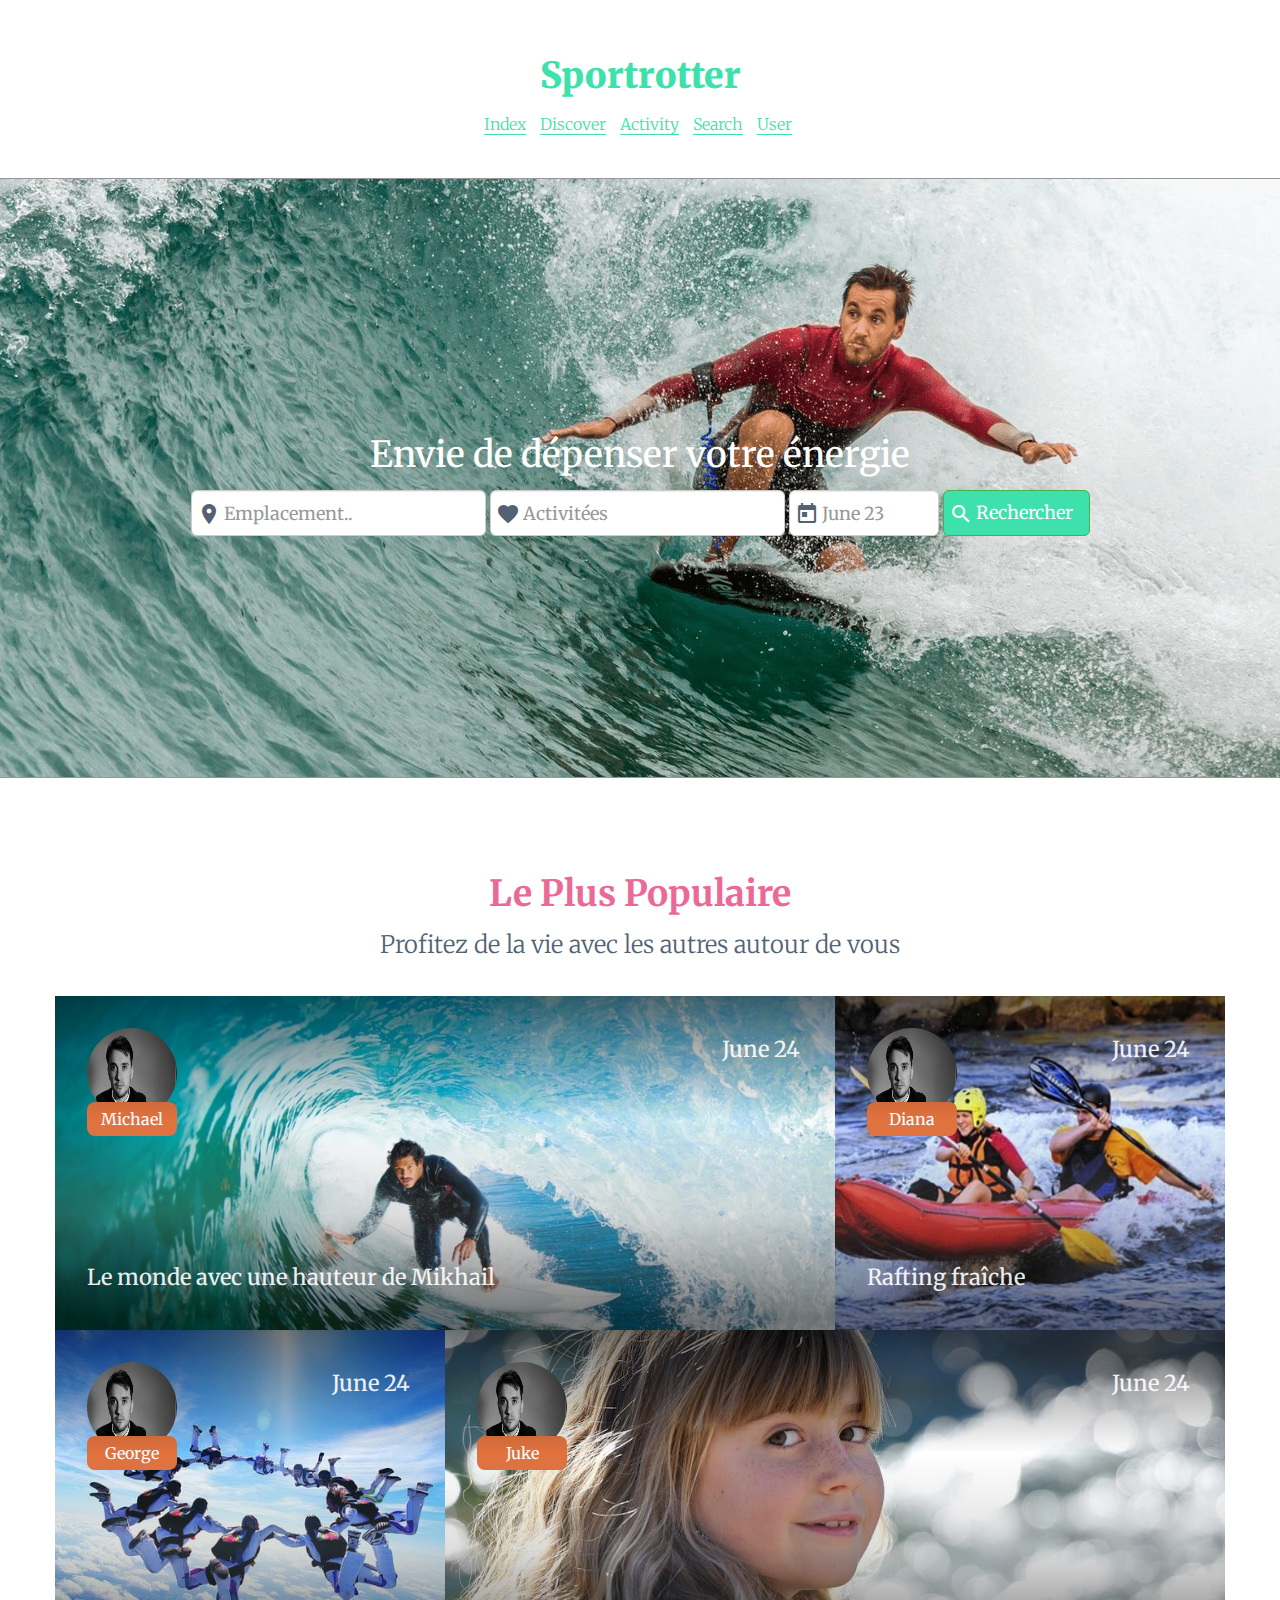
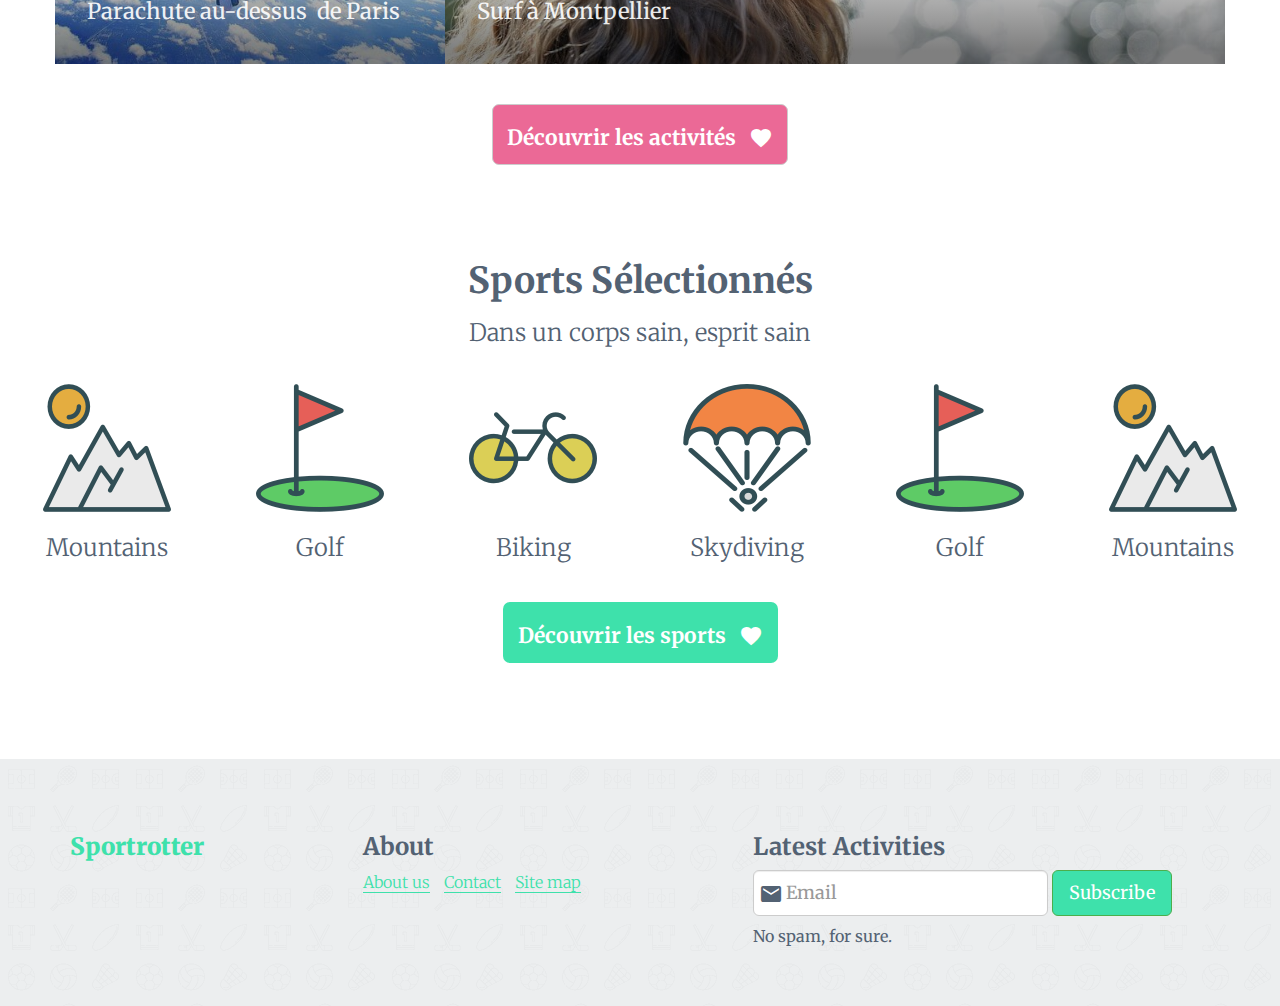
<file: index.html>
<!DOCTYPE html>
<html lang="en">
<head>
    <meta charset="UTF-8">
    <meta name="viewport" content="width=device-width, initial-scale=1.0">
    <meta http-equiv="X-UA-Compatible" content="ie=edge">
    <title>Home</title>
    <link rel="stylesheet" href="./production/css/base.css">
    <link rel="stylesheet" href="./production/css/index.css">
</head>
<body>
    <nav class="container-fluid header">
        <h1><a class="sportrotter" href="index.html">Sportrotter</a></h1>
        <ul class="list-inline">
            <li><a href="index.html">Index</a></li>
            <li><a href="discover.html">Discover</a></li>
            <li ><a href="activity.html">Activity</a></li>
            <li ><a href="search.html">Search</a></li>
            <li ><a href="user.html">User</a></li>
        </ul>
    </nav>
    <div class="container-fluid hero">
        <div class="hero-content">
            <h1>Envie de dépenser votre énergie</h1>
            <form class="form-inline" action="search.html" method="get">
                <div class="form-group">
                    <input type="text" class="form-control input-withicon input-lg" placeholder="Emplacement..">
                    <span class="material-icons input-icon">location_on</span>
                </div>
                <div class="form-group">
                    <input type="text" class="form-control input-withicon input-lg" placeholder="Activitées">
                    <span class="material-icons input-icon">favorite</span>
                </div>
                <div class="form-group form-group-makeinline">
                    <input type="text" class="form-control input-withicon input-lg" id="date" placeholder="June 23">
                    <span class="material-icons input-icon">today</span>
                </div>
                <div class="form-group form-group-makeinline">
                    <button type="button" class="btn btn-success input-withicon btn-lg">Rechercher</button>
                    <span class="material-icons input-icon" style="color: #fff">search</span>
                </div>
            </form>
        </div>
    </div>
    <div class="container center-block container1440">
        <div class="row middle">
            <h1 class="middle-text">Le Plus Populaire</h1>
            <h2 class="middle-text-2">Profitez de la vie avec les autres autour de vous</h2>
        </div>
        <div class="row">
            <div class="card col-md-8" style="background:url('./production/images/surfer.jpg') center no-repeat;background-size:cover;">
                <h3 class="cardname">Le monde avec une hauteur de Mikhail</h3>
                <h3 class="carddate">June 24</h3>
                <div class="avatar">
                    <img class="profile-logo" alt="logo" src="./production/images/man.jpg" style="center">
                    <span class="profile-text">Michael</span>
                </div>
                <span class="cardshadow"></span>
                <a href="activity.html"><span class="spanlink"></span></a>
            </div>
            <div class="card col-md-4" style="background:url('./production/images/vf2.jpg') center no-repeat;background-size:cover;">
                <h3 class="cardname">Rafting fraîche</h3>
                <h3 class="carddate">June 24</h3>
                <div class="avatar">
                    <img class="profile-logo" alt="logo" src="./production/images/man.jpg" style="center">
                    <span class="profile-text">Diana</span>
                </div>
                <span class="cardshadow"></span>
                <a href="activity.html"><span class="spanlink"></span></a>
            </div>
        </div>
        <div class="row">
            <div class="card col-md-4" style="background:url('./production/images/parashut.jpg') center no-repeat;background-size:cover;">
                <h3 class="cardname">Parachute au-dessus  de Paris</h3>
                <h3 class="carddate">June 24</h3>
                <div class="avatar">
                    <img class="profile-logo" alt="logo" src="./production/images/man.jpg" style="center">
                    <span class="profile-text">George</span>
                </div>
                <span class="cardshadow"></span>
                <a href="activity.html"><span class="spanlink"></span></a>
            </div>
            <div class="card col-md-8" style="background:url('./production/images/child.jpg') center no-repeat;background-size:cover;">
                <h3 class="cardname">Surf à Montpellier</h3>
                <h3 class="carddate">June 24</h3>
                <div class="avatar">
                    <img class="profile-logo" alt="logo" src="./production/images/man.jpg" style="center">
                    <span class="profile-text">Juke</span>
                </div>
                <span class="cardshadow"></span>
                <a href="activity.html"><span class="spanlink"></span></a>
            </div>
        </div>
        <div class="row middle3">
          <a href="discover.html" class="btn btn-default btn-pink btn-withicon">Découvrir les activités <span class="material-icons">favorite</span></a>
        </div>
    </div>
    <div class="container-fluid container1440 center-block">
        <div class="row middle">
            <h1 class="middle-text" style="color:#536273;">Sports Sélectionnés</h1>
            <h2 class="middle-text-2">Dans un corps sain, esprit sain</h2>
        </div>
        <div class="row pics">
            <div class="col-md-2 col-sm-4 col-xs-6">
                <img class="logo img-responsive center-block" alt="logo" src="./production/images/mountain.png">
                <span class="logo-text">Mountains</span>
                <a href="discover.html"><span class="spanlink"></span></a>
            </div>
            <div class="col-md-2 col-sm-4 col-xs-6">
                <img class="logo img-responsive center-block" alt="logo" src="./production/images/golf.png">
                <span class="logo-text">Golf</span>
                <a href="discover.html"><span class="spanlink"></span></a>
            </div>
            <div class="col-md-2 col-sm-4 col-xs-6">
                <img class="logo img-responsive center-block" alt="logo" src="./production/images/bicycle.png">
                <span class="logo-text">Biking</span>
                <a href="discover.html"><span class="spanlink"></span></a>
            </div>
            <div class="col-md-2 col-sm-4  col-xs-6">
                <img class="logo img-responsive center-block" alt="logo" src="./production/images/parachute.png">
                <span class="logo-text">Skydiving</span>
                <a href="discover.html"><span class="spanlink"></span></a>
            </div>
            <div class="col-md-2 col-sm-4 col-xs-6">
                <img class="logo img-responsive center-block" alt="logo" src="./production/images/golf.png">
                <span class="logo-text">Golf</span>
                <a href="discover.html"><span class="spanlink"></span></a>
            </div>
            <div class="col-md-2 col-sm-4 col-xs-6">
                <img class="logo img-responsive center-block" alt="logo" src="./production/images/mountain.png">
                <span class="logo-text">Mountains</span>
                <a href="discover.html"><span class="spanlink"></span></a>
            </div>
        </div>
        <div class="row middle5">
          <a href="discover.html" class="btn btn-lg btn-green btn-withicon">Découvrir les sports <span class="material-icons">favorite</span></a>
        </div>
    </div>
    <div class="footer">
        <div class="container center-block">
            <div class="row">
                <div class="col-sm-3">
                    <h2 class="sportrotter">Sportrotter</h2>
                </div>
                <div class="col-sm-4">
                    <h2>About</h2>
                    <ul class="list-inline">
                        <li><a href="#">About us</a></li>
                        <li><a href="#">Contact</a></li>
                        <li><a href="#">Site map</a></li>
                    </ul>
                </div>
                <div class="col-sm-5">
                    <h2>Latest Activities</h2>
                    <form class="form-inline">
                        <div class="form-group">
                            <label for="email-subscribe" class="sr-only">Email</label>
                            <input type="email" class="form-control input-withicon input-lg" id="email-subscribe" placeholder="Email">
                            <span class="material-icons input-icon">email</span>
                        </div>
                        <button type="submit" class="btn btn-success btn-lg">Subscribe</button>
                    </form>
                    <p>No spam, for sure.</p>
                </div>
            </div>
        </div>
    </div>
</body>
    <!-- jQuery CDN -->
    <script src="./production/js/jquery.min.js"></script>
    <!-- Bootstrap Js CDN -->
    <script src="./production/js/bootstrap.min.js"></script>
</html>
</file>
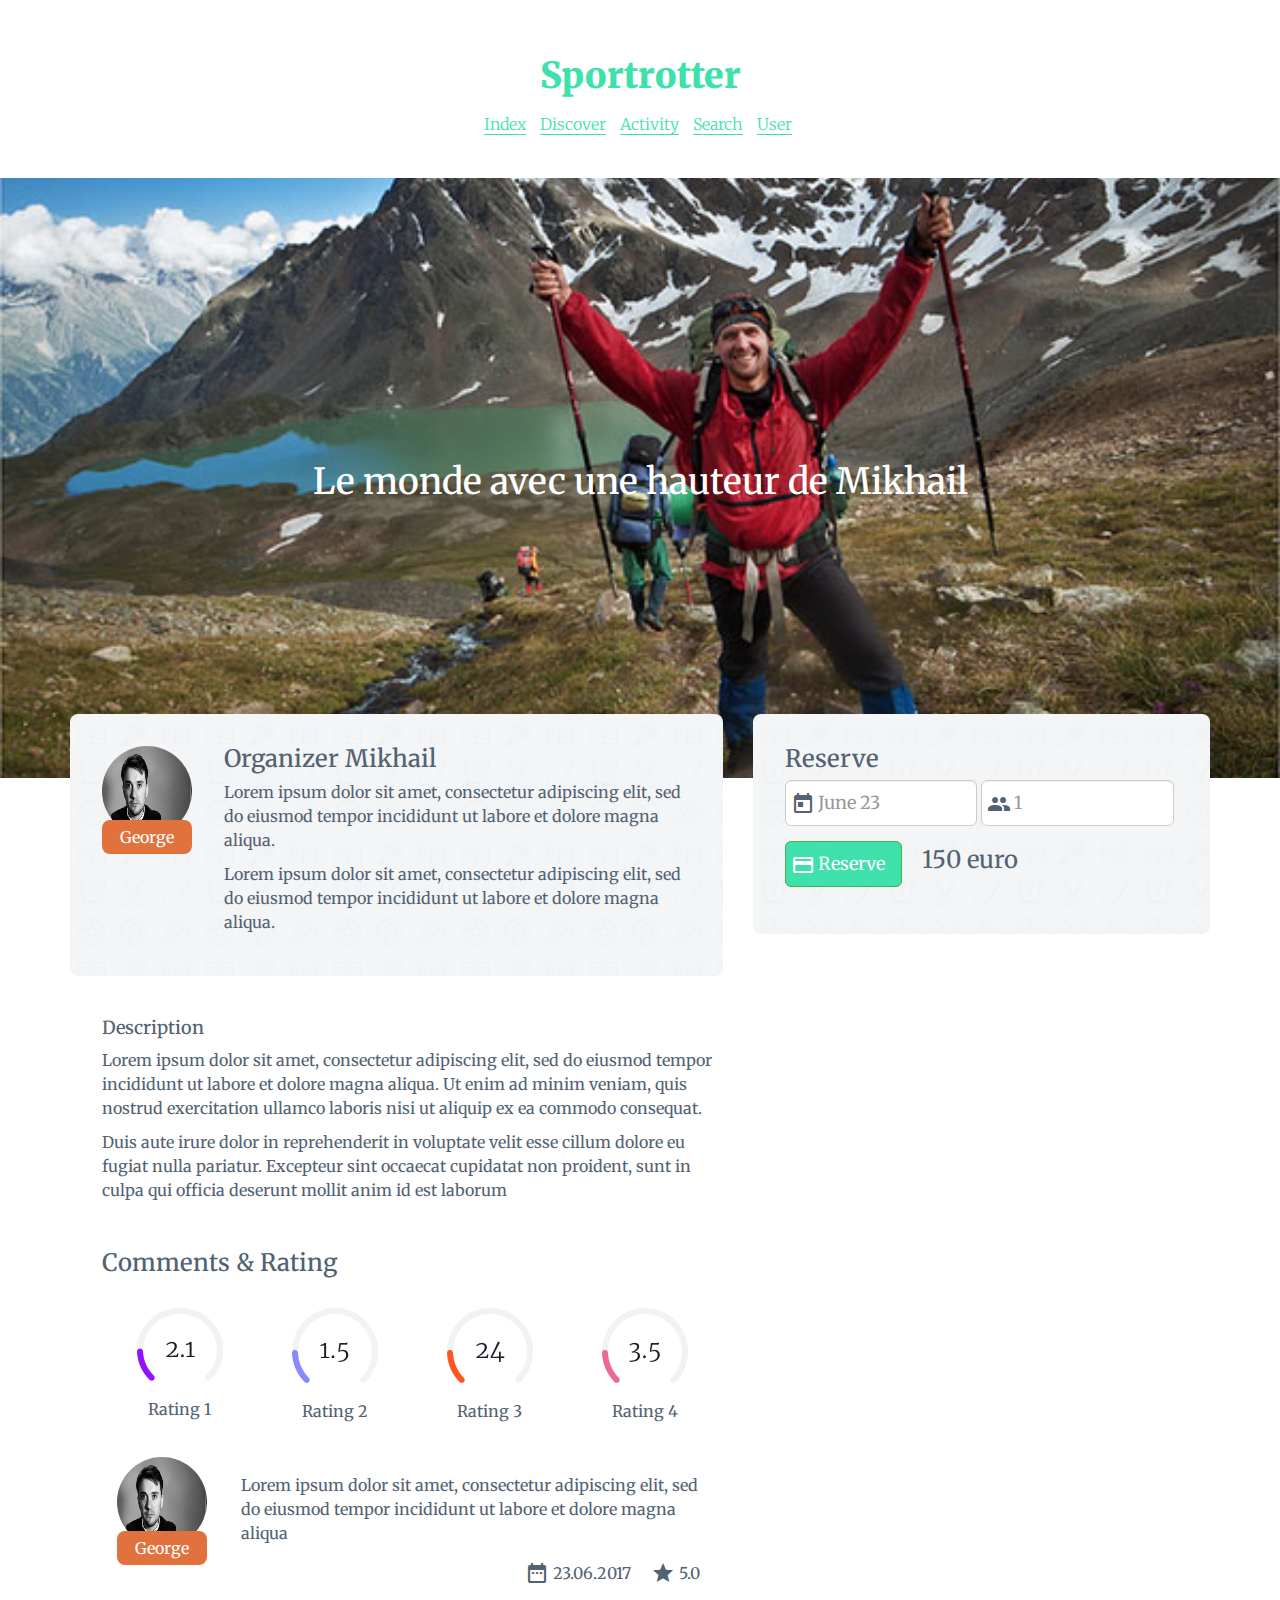
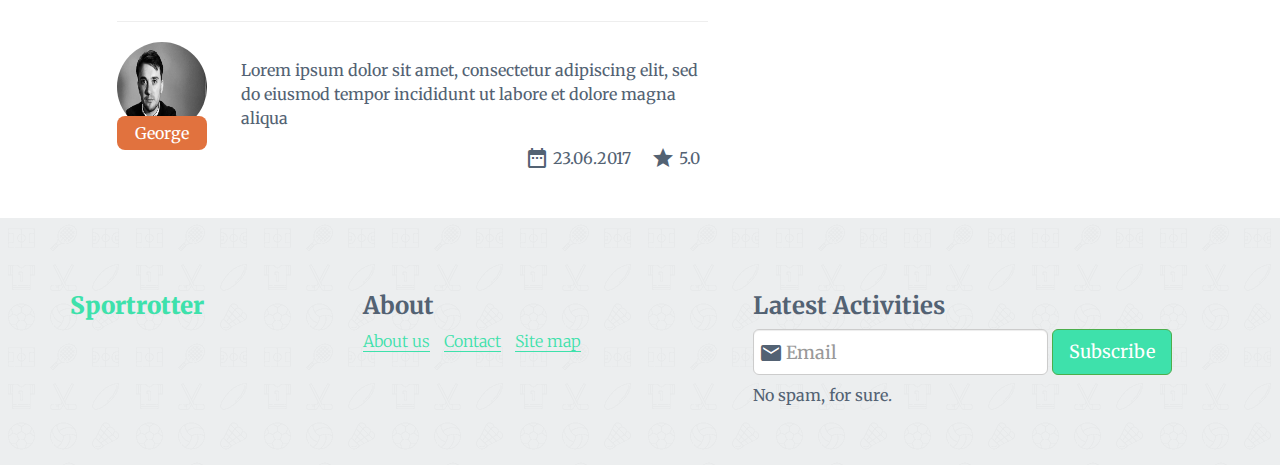
<file: activity.html>
<!DOCTYPE html>
<html lang="en">
<head>
    <meta charset="UTF-8">
    <meta name="viewport" content="width=device-width, initial-scale=1.0">
    <meta http-equiv="X-UA-Compatible" content="ie=edge">
    <title>Activity</title>
    <link rel="stylesheet" href="./production/css/base.css">
    <link rel="stylesheet" href="./production/css/index.css">
    <link rel="stylesheet" href="./production/css/search.css">
    <link rel="stylesheet" href="./production/css/discover.css">
    <link rel="stylesheet" href="./production/css/activity.css">
</head>
<body>
    <nav class="container-fluid header">
        <h1><a class="sportrotter" href="index.html">Sportrotter</a></h1>
        <ul class="list-inline">
          <li><a href="index.html">Index</a></li>
            <li><a href="discover.html">Discover</a></li>
            <li ><a href="activity.html">Activity</a></li>
            <li ><a href="search.html">Search</a></li>
            <li ><a href="user.html">User</a></li>
        </ul>
    </nav>
    <div class="hero center-block" style="background:url('source/images/Poxod-v-gory.jpg') center no-repeat; background-size:cover;">
      <div class="hero-content">
        <h1>Le monde avec une hauteur de Mikhail</h1>
      </div>
    </div>
    <div class="content1440">
        <div class="container center-block pull-top">
            <div class="row">
                <div class="col-sm-7">
                    <div class="round-card">
                        <div class="avatar pull-left">
                            <img class="profile-logo" alt="logo" src="./production/images/man.jpg" style="center">
                            <span class="profile-text">George</span>
                            <a href="user.html"><span class="spanlink"></span></a>
                        </div>
                        <div class="about-org">
                            <h3>Organizer Mikhail</h3>
                            <p>Lorem ipsum dolor sit amet, consectetur adipiscing elit, sed do eiusmod tempor incididunt ut labore et dolore magna aliqua.</p>
                            <p>Lorem ipsum dolor sit amet, consectetur adipiscing elit, sed do eiusmod tempor incididunt ut labore et dolore magna aliqua.</p>
                        </div>
                    </div>
                </div>
                <div class="col-sm-5">
                    <div class="booking">
                        <div class="round-card">
                            <h3>Reserve</h3>
                            <form action="#" method="post" class="controls-inline">
                                <div class="form-group form-group-makeinline">
                                    <input type="text" class="form-control input-withicon input-lg" placeholder="June 23">
                                    <span class="material-icons input-icon">today</span>
                                </div>
                                <div class="form-group form-group-makeinline">
                                    <input type="text" class="form-control input-withicon input-lg" placeholder="1">
                                    <span class="material-icons input-icon">people</span>
                                </div>
                                <div class="form-group form-group-makeinline">
                                    <button type="button" class="btn btn-success input-withicon btn-lg">Reserve</button>
                                    <span class="material-icons input-icon" style="color: #fff">credit_card</span>
                                    <span class="booking-price">150 euro</span>
                                </div>
                            </form>
                        </div>
                    </div>
                </div>
            </div>
            <div class="row">
                <div class="col-sm-7">
                    <div class="pl32">
                        <div class="activity-description">
                            <h4>Description</h4>
                            <p>Lorem ipsum dolor sit amet, consectetur adipiscing elit, sed do eiusmod tempor incididunt ut labore et dolore magna aliqua. Ut enim ad minim veniam, quis nostrud exercitation ullamco laboris nisi ut aliquip ex ea commodo consequat. </p>
                            <p>Duis aute irure dolor in reprehenderit in voluptate velit esse cillum dolore eu fugiat nulla pariatur. Excepteur sint occaecat cupidatat non proident, sunt in culpa qui officia deserunt mollit anim id est laborum</p>
                        </div>
                        <div class="activity-comments-ratings">
                            <h3>Comments & Rating</h3>
                            <div class="container-fluid ratings">
                                <div class="row">
                                    <div class="col-xs-6 col-sm-3 text-center">
                                        <img src="./production/images/rating1.png" alt="">
                                        <p>Rating 1</p>
                                    </div>
                                    <div class="col-xs-6 col-sm-3 text-center">
                                        <img src="./production/images/rating2.png" alt="">
                                        <p>Rating 2</p>
                                    </div>
                                    <div class="col-xs-6 col-sm-3 text-center">
                                        <img src="./production/images/rating3.png" alt="">
                                        <p>Rating 3</p>
                                    </div>
                                    <div class="col-xs-6 col-sm-3 text-center">
                                        <img src="./production/images/rating4.png" alt="">
                                        <p>Rating 4</p>
                                    </div>
                                </div>
                            </div>
                            <div class="container-fluid comments">
                                <div class="comment">
                                    <div class="avatar pull-left">
                                        <img class="profile-logo" alt="logo" src="./production/images/man.jpg" style="center">
                                        <span class="profile-text">George</span>
                                        <a href="user.html"><span class="spanlink"></span></a>
                                    </div>
                                    <div class="commentbody-rating-date">
                                        <div class="commentbody">
                                            <p>Lorem ipsum dolor sit amet, consectetur adipiscing elit, sed do eiusmod tempor incididunt ut labore et dolore magna aliqua</p>
                                        </div>
                                        <div class="rating-date">
                                            <div class="commentmeta inline-block">
                                                <span class="material-icons">date_range</span>23.06.2017
                                            </div>
                                            <div class="commentmeta inline-block">
                                                <span class="material-icons">star</span>5.0
                                            </div>
                                            <div class="clearfix"></div>
                                        </div>
                                    </div>
                                    <div class="clearfix"></div>
                                </div>
                                <hr />
                                <div class="comment">
                                    <div class="avatar pull-left">
                                        <img class="profile-logo" alt="logo" src="./production/images/man.jpg" style="center">
                                        <span class="profile-text">George</span>
                                        <a href="user.html"><span class="spanlink"></span></a>
                                    </div>
                                    <div class="commentbody-rating-date">
                                        <div class="commentbody">
                                            <p>Lorem ipsum dolor sit amet, consectetur adipiscing elit, sed do eiusmod tempor incididunt ut labore et dolore magna aliqua</p>
                                        </div>
                                        <div class="rating-date">
                                            <div class="commentmeta inline-block">
                                                <span class="material-icons">date_range</span>23.06.2017
                                            </div>
                                            <div class="commentmeta inline-block">
                                                <span class="material-icons">star</span>5.0
                                            </div>
                                            <div class="clearfix"></div>
                                        </div>
                                    </div>
                                    <div class="clearfix"></div>
                                </div>
                            </div>
                        </div>
                    </div>
                </div>
                <div class="col-sm-offset-5"></div>
            </div>
        </div>
    </div>
    <div class="footer">
        <div class="container center-block">
            <div class="row">
                <div class="col-sm-3">
                    <h2 class="sportrotter">Sportrotter</h2>
                </div>
                <div class="col-sm-4">
                    <h2>About</h2>
                    <ul class="list-inline">
                        <li><a href="#">About us</a></li>
                        <li><a href="#">Contact</a></li>
                        <li><a href="#">Site map</a></li>
                    </ul>
                </div>
                <div class="col-sm-5">
                    <h2>Latest Activities</h2>
                    <form class="form-inline">
                        <div class="form-group">
                            <label for="email-subscribe" class="sr-only">Email</label>
                            <input type="email" class="form-control input-withicon input-lg" id="email-subscribe" placeholder="Email">
                            <span class="material-icons input-icon">email</span>
                        </div>
                        <button type="submit" class="btn btn-success btn-lg">Subscribe</button>
                    </form>
                    <p>No spam, for sure.</p>
                </div>
            </div>
        </div>
    </div>
</body>
    <!-- jQuery CDN -->
    <script src="./production/js/jquery.min.js"></script>
    <!-- Bootstrap Js CDN -->
    <script src="./production/js/bootstrap.min.js"></script>
</html>
</file>
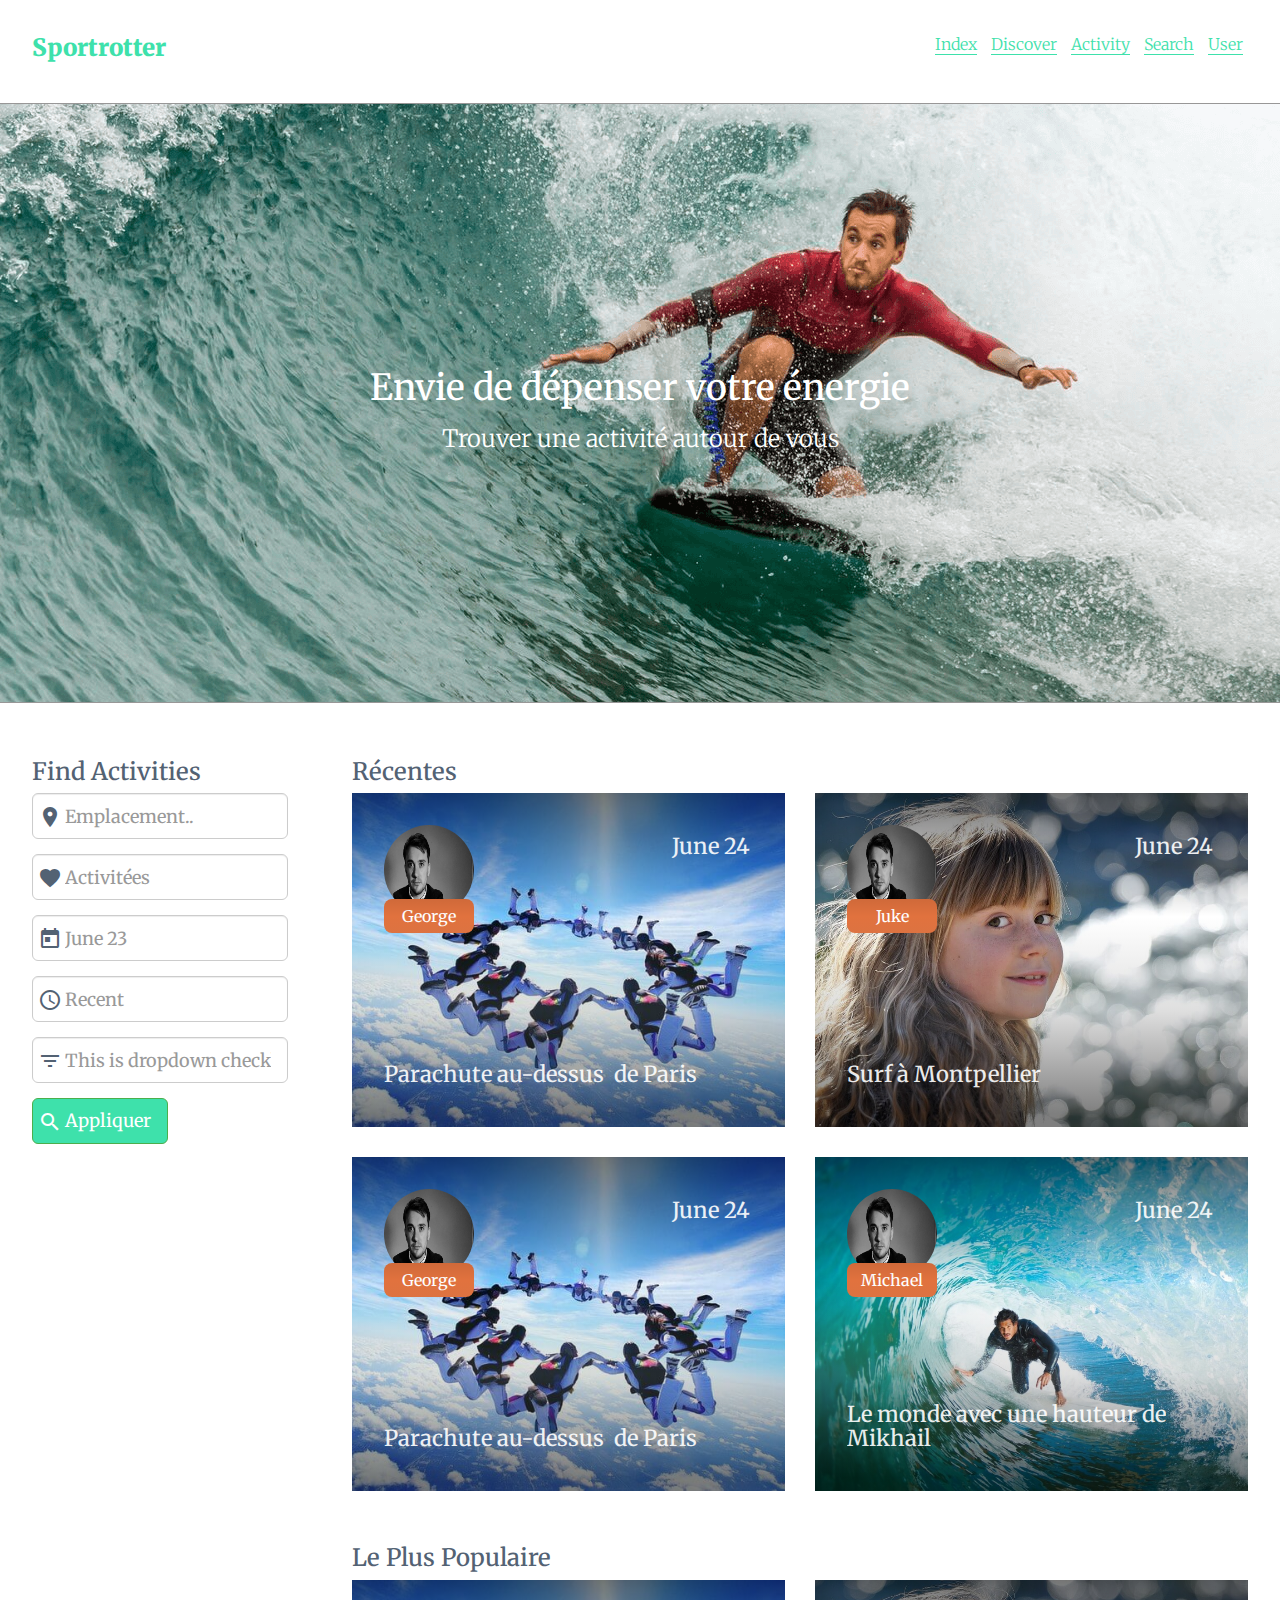
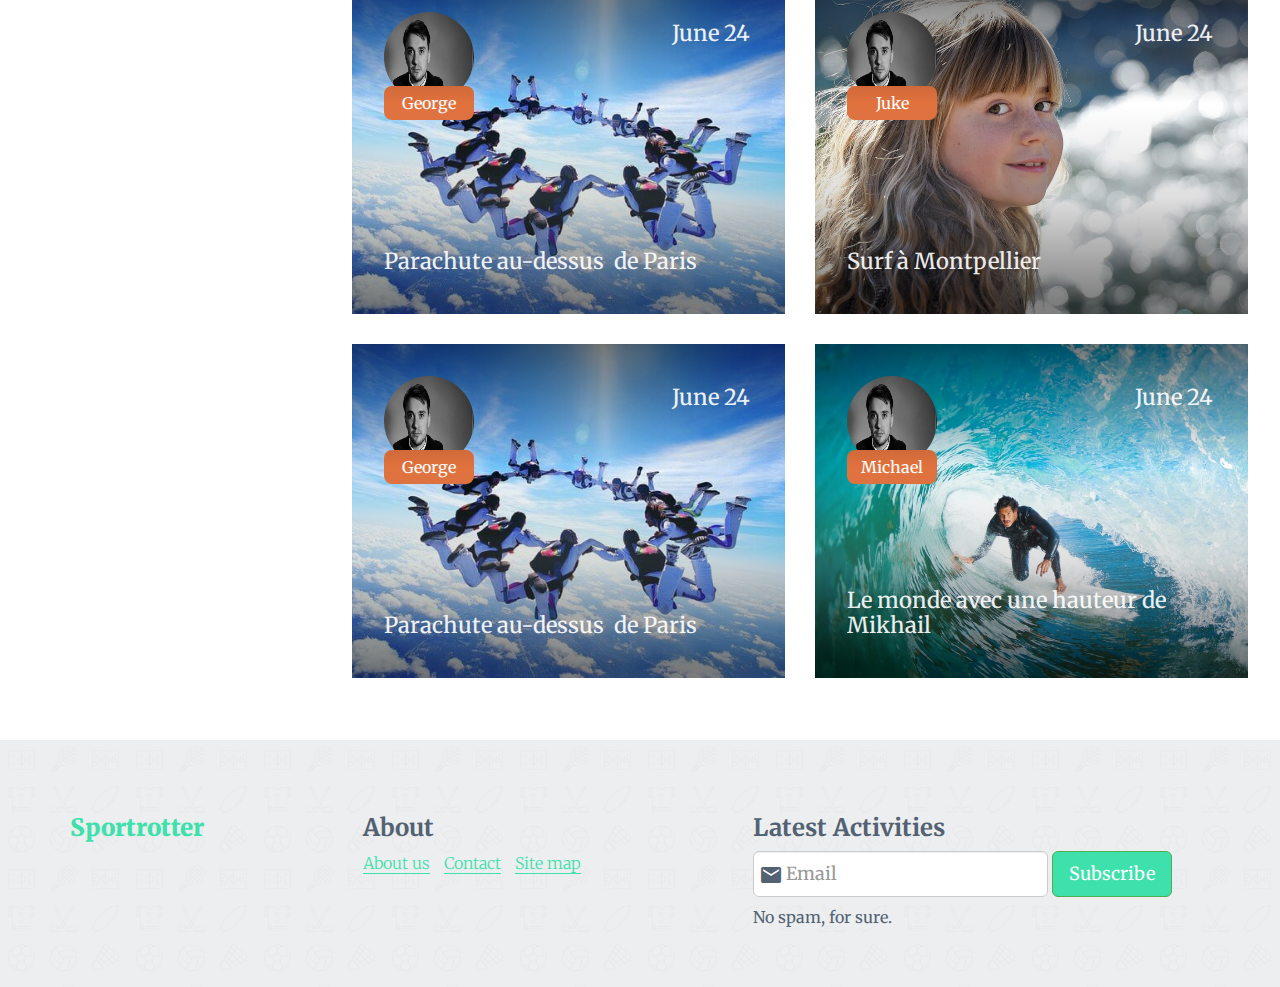
<file: discover.html>
<!DOCTYPE html>
<html lang="en">
<head>
    <meta charset="UTF-8">
    <meta name="viewport" content="width=device-width, initial-scale=1.0">
    <meta http-equiv="X-UA-Compatible" content="ie=edge">
    <title>Discover</title>
    <link rel="stylesheet" href="./production/css/base.css">
    <link rel="stylesheet" href="./production/css/index.css">
    <link rel="stylesheet" href="./production/css/search.css">
    <link rel="stylesheet" href="./production/css/discover.css">
</head>
<body>
    <nav class="header">
        <div class="container-fluid center-block">
            <div class="pull-left">
                <h2><a class="sportrotter" href="index.html">Sportrotter</a></h2>
            </div>
            <ul class="list-inline pull-right">
             <li><a href="index.html">Index</a></li>
            <li><a href="discover.html">Discover</a></li>
            <li ><a href="activity.html">Activity</a></li>
            <li ><a href="search.html">Search</a></li>
            <li ><a href="user.html">User</a></li>
            </ul>
        </div>
    </nav>
    <div class="hero">
      <div class="hero-content">
        <h1>Envie de dépenser votre énergie</h1>
        <h2>Trouver une activité autour de vous</h2>
      </div>
    </div>
    <div class="container1440 center-block container-fluid">
        <div class="row">
            <div class="col-sm-3 left-side">
                <div class="controls">
                    <h3>Find Activities</h3>
                    <form>
                        <div class="form-group">
                            <input type="text" class="form-control input-withicon input-lg" placeholder="Emplacement..">
                            <span class="material-icons input-icon">location_on</span>
                        </div>
                        <div class="form-group">
                            <input type="text" class="form-control input-withicon input-lg" placeholder="Activitées">
                            <span class="material-icons input-icon">favorite</span>
                        </div>
                        <div class="form-group">
                            <input type="text" class="form-control input-withicon input-lg" placeholder="June 23">
                            <span class="material-icons input-icon">today</span>
                        </div>
                        <div class="form-group">
                            <input type="text" class="form-control input-withicon input-lg" placeholder="Recent">
                            <span class="material-icons input-icon">access_time</span>
                        </div>
                        <div class="form-group">
                            <input type="text" class="form-control input-withicon input-lg" placeholder="This is dropdown checkbox">
                            <span class="material-icons input-icon">filter_list</span>
                        </div>
                        <div class="form-group form-group-makeinline">
                            <button type="button" class="btn btn-success input-withicon btn-lg">Appliquer</button>
                            <span class="material-icons input-icon" style="color: #fff">search</span>
                        </div>
                    </form>
                </div>
            </div>
            <div class="col-sm-9 left-side">
                <div class="cards">
                    <h3>Récentes</h3>
                    <div class="container-fluid">
                        <div class="row">
                            <div class="col-xs-12 col-sm-6">
                                <div class="card" style="background:url('./production/images/parashut.jpg') center no-repeat;background-size:cover;">
                                    <h3 class="cardname">Parachute au-dessus  de Paris</h3>
                                    <h3 class="carddate">June 24</h3>
                                    <div class="avatar">
                                        <img class="profile-logo" alt="logo" src="./production/images/man.jpg" style="center">
                                        <span class="profile-text">George</span>
                                    </div>
                                    <span class="cardshadow"></span>
                                    <a href="activity.html"><span class="spanlink"></span></a>
                                </div>
                            </div>
                            <div class="col-xs-12 col-sm-6">
                                <div class="card" style="background:url('./production/images/child.jpg') center no-repeat;background-size:cover;">
                                    <h3 class="cardname">Surf à Montpellier</h3>
                                    <h3 class="carddate">June 24</h3>
                                    <div class="avatar">
                                        <img class="profile-logo" alt="logo" src="./production/images/man.jpg" style="center">
                                        <span class="profile-text">Juke</span>
                                    </div>
                                    <span class="cardshadow"></span>
                                    <a href="activity.html"><span class="spanlink"></span></a>
                                </div>
                            </div>
                        </div>
                        <div class="row">
                            <div class="col-xs-12 col-sm-6">
                                <div class="card" style="background:url('./production/images/parashut.jpg') center no-repeat;background-size:cover;">
                                    <h3 class="cardname">Parachute au-dessus  de Paris</h3>
                                    <h3 class="carddate">June 24</h3>
                                    <div class="avatar">
                                        <img class="profile-logo" alt="logo" src="./production/images/man.jpg" style="center">
                                        <span class="profile-text">George</span>
                                    </div>
                                    <span class="cardshadow"></span>
                                    <a href="activity.html"><span class="spanlink"></span></a>
                                </div>
                            </div>
                            <div class="col-xs-12 col-sm-6">
                                <div class="card" style="background:url('./production/images/surfer.jpg') center no-repeat;background-size:cover;">
                                    <h3 class="cardname">Le monde avec une hauteur de Mikhail</h3>
                                    <h3 class="carddate">June 24</h3>
                                    <div class="avatar">
                                        <img class="profile-logo" alt="logo" src="./production/images/man.jpg" style="center">
                                        <span class="profile-text">Michael</span>
                                    </div>
                                    <span class="cardshadow"></span>
                                    <a href="activity.html"><span class="spanlink"></span></a>
                                </div>
                            </div>
                        </div>
                    </div>

                    <h3>Le Plus Populaire</h3>
                    <div class="container-fluid">
                        <div class="row">
                            <div class="col-xs-12 col-sm-6">
                                <div class="card" style="background:url('./production/images/parashut.jpg') center no-repeat;background-size:cover;">
                                    <h3 class="cardname">Parachute au-dessus  de Paris</h3>
                                    <h3 class="carddate">June 24</h3>
                                    <div class="avatar">
                                        <img class="profile-logo" alt="logo" src="./production/images/man.jpg" style="center">
                                        <span class="profile-text">George</span>
                                    </div>
                                    <span class="cardshadow"></span>
                                    <a href="activity.html"><span class="spanlink"></span></a>
                                </div>
                            </div>
                            <div class="col-xs-12 col-sm-6">
                                <div class="card" style="background:url('./production/images/child.jpg') center no-repeat;background-size:cover;">
                                    <h3 class="cardname">Surf à Montpellier</h3>
                                    <h3 class="carddate">June 24</h3>
                                    <div class="avatar">
                                        <img class="profile-logo" alt="logo" src="./production/images/man.jpg" style="center">
                                        <span class="profile-text">Juke</span>
                                    </div>
                                    <span class="cardshadow"></span>
                                    <a href="activity.html"><span class="spanlink"></span></a>
                                </div>
                            </div>
                        </div>
                        <div class="row">
                            <div class="col-xs-12 col-sm-6">
                                <div class="card" style="background:url('./production/images/parashut.jpg') center no-repeat;background-size:cover;">
                                    <h3 class="cardname">Parachute au-dessus  de Paris</h3>
                                    <h3 class="carddate">June 24</h3>
                                    <div class="avatar">
                                        <img class="profile-logo" alt="logo" src="./production/images/man.jpg" style="center">
                                        <span class="profile-text">George</span>
                                    </div>
                                    <span class="cardshadow"></span>
                                    <a href="activity.html"><span class="spanlink"></span></a>
                                </div>
                            </div>
                            <div class="col-xs-12 col-sm-6">
                                <div class="card" style="background:url('./production/images/surfer.jpg') center no-repeat;background-size:cover;">
                                    <h3 class="cardname">Le monde avec une hauteur de Mikhail</h3>
                                    <h3 class="carddate">June 24</h3>
                                    <div class="avatar">
                                        <img class="profile-logo" alt="logo" src="./production/images/man.jpg" style="center">
                                        <span class="profile-text">Michael</span>
                                    </div>
                                    <span class="cardshadow"></span>
                                    <a href="activity.html"><span class="spanlink"></span></a>
                                </div>
                            </div>
                        </div>
                    </div>
                </div>
            </div>
        </div>
    </div>
    <div class="footer">
        <div class="container center-block">
            <div class="row">
                <div class="col-sm-3">
                    <h2 class="sportrotter">Sportrotter</h2>
                </div>
                <div class="col-sm-4">
                    <h2>About</h2>
                    <ul class="list-inline">
                        <li><a href="#">About us</a></li>
                        <li><a href="#">Contact</a></li>
                        <li><a href="#">Site map</a></li>
                    </ul>
                </div>
                <div class="col-sm-5">
                    <h2>Latest Activities</h2>
                    <form class="form-inline">
                        <div class="form-group">
                            <label for="email-subscribe" class="sr-only">Email</label>
                            <input type="email" class="form-control input-withicon input-lg" id="email-subscribe" placeholder="Email">
                            <span class="material-icons input-icon">email</span>
                        </div>
                        <button type="submit" class="btn btn-success btn-lg">Subscribe</button>
                    </form>
                    <p>No spam, for sure.</p>
                </div>
            </div>
        </div>
    </div>
</body>
    <!-- jQuery CDN -->
    <script src="./production/js/jquery.min.js"></script>
    <!-- Bootstrap Js CDN -->
    <script src="./production/js/bootstrap.min.js"></script>

</html>
</file>
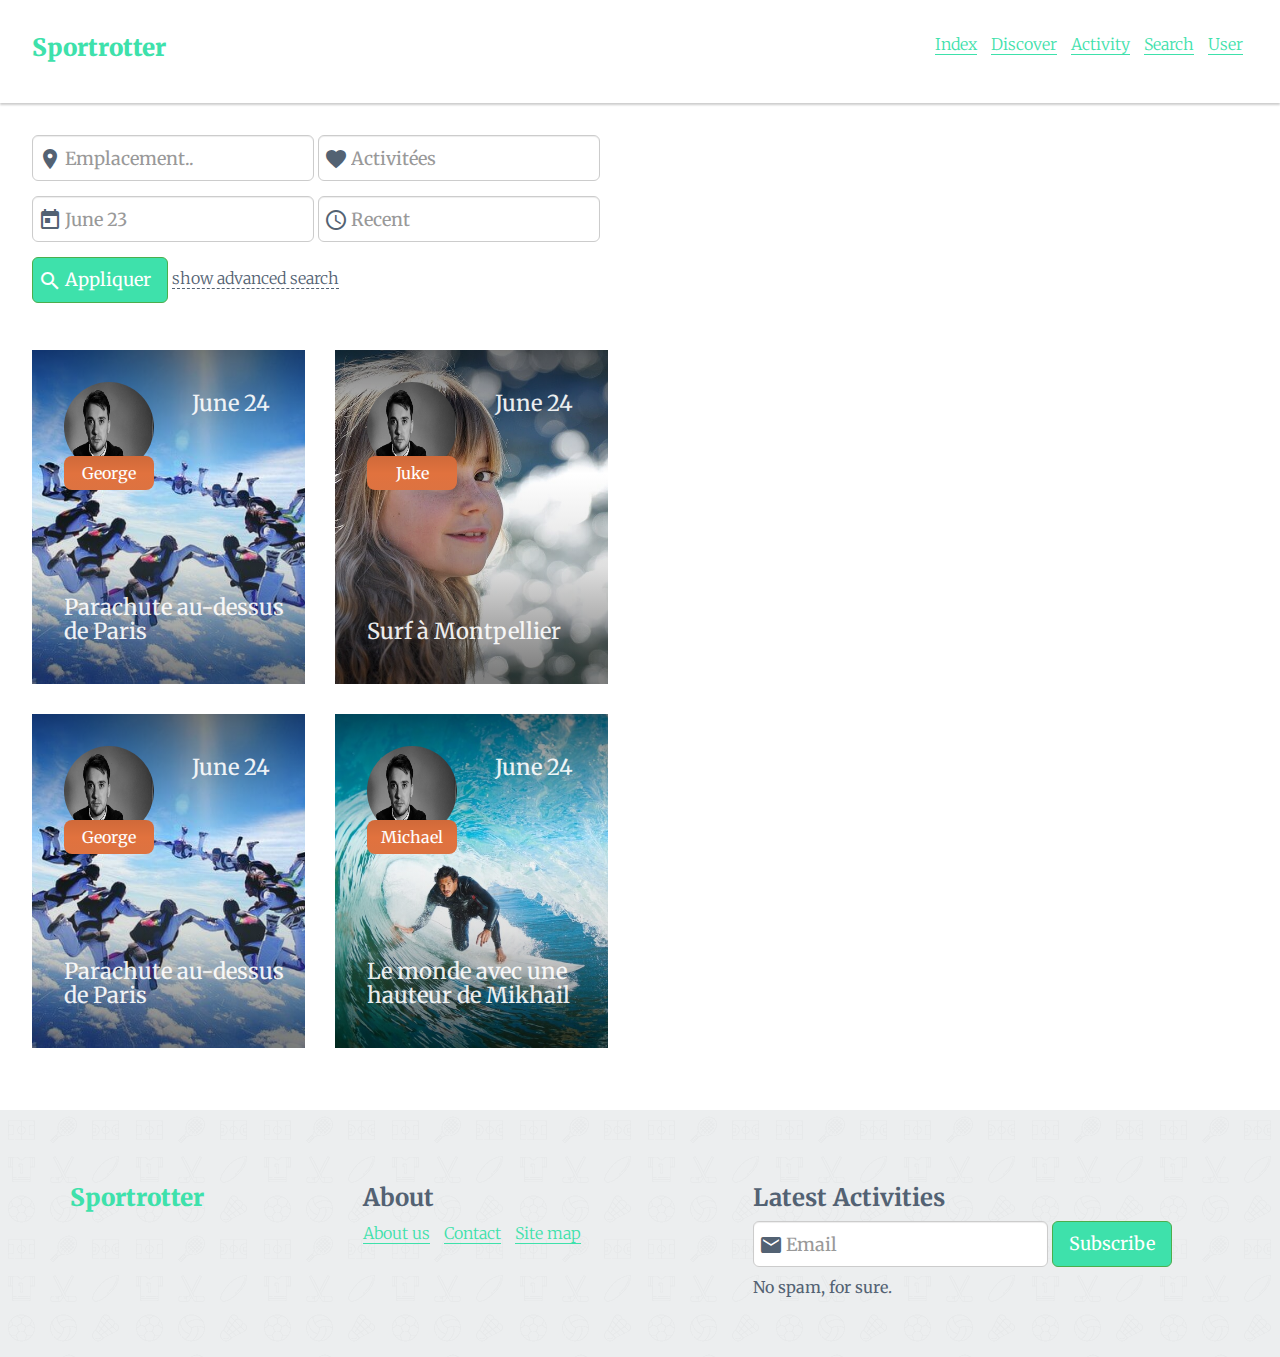
<file: search.html>
<!DOCTYPE html>
<html lang="en">
<head>
    <meta charset="UTF-8">
    <meta name="viewport" content="width=device-width, initial-scale=1.0">
    <meta http-equiv="X-UA-Compatible" content="ie=edge">
    <title>Search</title>
    <link rel="stylesheet" href="./production/css/base.css">
    <link rel="stylesheet" href="./production/css/index.css">
    <link rel="stylesheet" href="./production/css/search.css">
</head>
<body>
    <nav class="header">
        <div class="container-fluid center-block">
            <div class="pull-left">
                <h2><a class="sportrotter" href="index.html">Sportrotter</a></h2>
            </div>
            <ul class="list-inline pull-right">
            <li><a href="index.html">Index</a></li>
            <li><a href="discover.html">Discover</a></li>
            <li ><a href="activity.html">Activity</a></li>
            <li ><a href="search.html">Search</a></li>
            <li ><a href="user.html">User</a></li>
            </ul>
        </div>
    </nav>
    <div class="container-fluid center-block container1440">
        <div class="row">
            <div class="col-xs-12 col-md-6 left-side" id="filters-cards">
                <div class="controls controls-inline">
                    <form>
                        <div class="form-group">
                            <input type="text" class="form-control input-withicon input-lg" placeholder="Emplacement..">
                            <span class="material-icons input-icon">location_on</span>
                        </div>
                        <div class="form-group">
                            <input type="text" class="form-control input-withicon input-lg" placeholder="Activitées">
                            <span class="material-icons input-icon">favorite</span>
                        </div>
                        <div class="form-group">
                            <input type="text" class="form-control input-withicon input-lg" placeholder="June 23">
                            <span class="material-icons input-icon">today</span>
                        </div>
                        <div class="form-group">
                            <input type="text" class="form-control input-withicon input-lg" placeholder="Recent">
                            <span class="material-icons input-icon">access_time</span>
                        </div>
                        <div class="form-group hidden-custom" style="display:none;">
                            <input type="text" class="form-control input-withicon input-lg" placeholder="This is dropdown checkbox">
                            <span class="material-icons input-icon">filter_list</span>
                        </div>
                        <div class="form-group hidden-custom" style="display:none;">
                            <input type="text" class="form-control input-withicon input-lg" placeholder="Another filter">
                            <span class="material-icons input-icon">today</span>
                        </div>
                        <div class="form-group form-group-makeinline">
                            <button type="button" class="btn btn-success input-withicon btn-lg">Appliquer</button>
                            <span class="material-icons input-icon" style="color: #fff">search</span>
                            <a href="#" class="read-more" data-text="hide advanced search" data-textdefault="show advanced search">show advanced search</a>
                        </div>
                    </form>
                </div>
                <div class="cards">
                    <div class="container-fluid">
                        <div class="row">
                            <div class="col-xs-12 col-sm-6">
                                <div class="card" style="background:url('./production/images/parashut.jpg') center no-repeat;background-size:cover;">
                                    <h3 class="cardname">Parachute au-dessus  de Paris</h3>
                                    <h3 class="carddate">June 24</h3>
                                    <div class="avatar">
                                        <img class="profile-logo" alt="logo" src="./production/images/man.jpg" style="center">
                                        <span class="profile-text">George</span>
                                    </div>
                                    <span class="cardshadow"></span>
                                    <a href="#"><span class="spanlink"></span></a>
                                </div>
                            </div>
                            <div class="col-xs-12 col-sm-6">
                                <div class="card" style="background:url('./production/images/child.jpg') center no-repeat;background-size:cover;">
                                    <h3 class="cardname">Surf à Montpellier</h3>
                                    <h3 class="carddate">June 24</h3>
                                    <div class="avatar">
                                        <img class="profile-logo" alt="logo" src="./production/images/man.jpg" style="center">
                                        <span class="profile-text">Juke</span>
                                    </div>
                                    <span class="cardshadow"></span>
                                    <a href="#"><span class="spanlink"></span></a>
                                </div>
                            </div>
                        </div>
                        <div class="row">
                            <div class="col-xs-12 col-sm-6">
                                <div class="card" style="background:url('./production/images/parashut.jpg') center no-repeat;background-size:cover;">
                                    <h3 class="cardname">Parachute au-dessus  de Paris</h3>
                                    <h3 class="carddate">June 24</h3>
                                    <div class="avatar">
                                        <img class="profile-logo" alt="logo" src="./production/images/man.jpg" style="center">
                                        <span class="profile-text">George</span>
                                    </div>
                                    <span class="cardshadow"></span>
                                    <a href="#"><span class="spanlink"></span></a>
                                </div>
                            </div>
                            <div class="col-xs-12 col-sm-6">
                                <div class="card" style="background:url('./production/images/surfer.jpg') center no-repeat;background-size:cover;">
                                    <h3 class="cardname">Le monde avec une hauteur de Mikhail</h3>
                                    <h3 class="carddate">June 24</h3>
                                    <div class="avatar">
                                        <img class="profile-logo" alt="logo" src="./production/images/man.jpg" style="center">
                                        <span class="profile-text">Michael</span>
                                    </div>
                                    <span class="cardshadow"></span>
                                    <a href="#"><span class="spanlink"></span></a>
                                </div>
                            </div>
                        </div>
                    </div>
                </div>
            </div>
            <div class="col-xs-12 col-md-6 map">
                <iframe id="map" src="https://www.google.com/maps/embed?pb=!1m22!1m8!1m3!1d21316.030489969617!2d2.358764!3d48.8825555!3m2!1i1024!2i768!4f13.1!4m11!3e6!4m3!3m2!1d48.867821799999994!2d2.3390229!4m5!1s0x47e66e1f06e2b70f%3A0x40b82c3688c9460!2sParis%2C+France!3m2!1d48.856614!2d2.3522219!5e1!3m2!1sen!2sru!4v1498770325166" width="100%" height="100%" frameborder="0" style="border:0" allowfullscreen></iframe>
            </div>
        </div>
    </div>
    <div class="footer">
        <div class="container center-block">
            <div class="row">
                <div class="col-sm-3">
                    <h2 class="sportrotter">Sportrotter</h2>
                </div>
                <div class="col-sm-4">
                    <h2>About</h2>
                    <ul class="list-inline">
                        <li><a href="#">About us</a></li>
                        <li><a href="#">Contact</a></li>
                        <li><a href="#">Site map</a></li>
                    </ul>
                </div>
                <div class="col-sm-5">
                    <h2>Latest Activities</h2>
                    <form class="form-inline">
                        <div class="form-group">
                            <label for="email-subscribe" class="sr-only">Email</label>
                            <input type="email" class="form-control input-withicon input-lg" id="email-subscribe" placeholder="Email">
                            <span class="material-icons input-icon">email</span>
                        </div>
                        <button type="submit" class="btn btn-success btn-lg">Subscribe</button>
                    </form>
                    <p>No spam, for sure.</p>
                </div>
            </div>
        </div>
    </div>
</body>
    <!-- jQuery CDN -->
    <script src="./production/js/jquery.min.js"></script>
    <!-- Bootstrap Js CDN -->
    <script src="./production/js/bootstrap.min.js"></script>
    <script>
        $("#map").height($("#filters-cards").height()+64);
        $(".read-more").click(function(e){
            var $this = $(this),
                $text = $this.data("text"),
                $default = $this.data("textdefault");
            e.preventDefault();
            $(".hidden-custom").toggle();
            $this.toggleClass("active");
            if($this.hasClass("active")){
                $(this).text($text = $this.data("text"));
            }else{
                $(this).text($text = $this.data("textdefault"));
            }
        })
    </script>
</html>
</file>
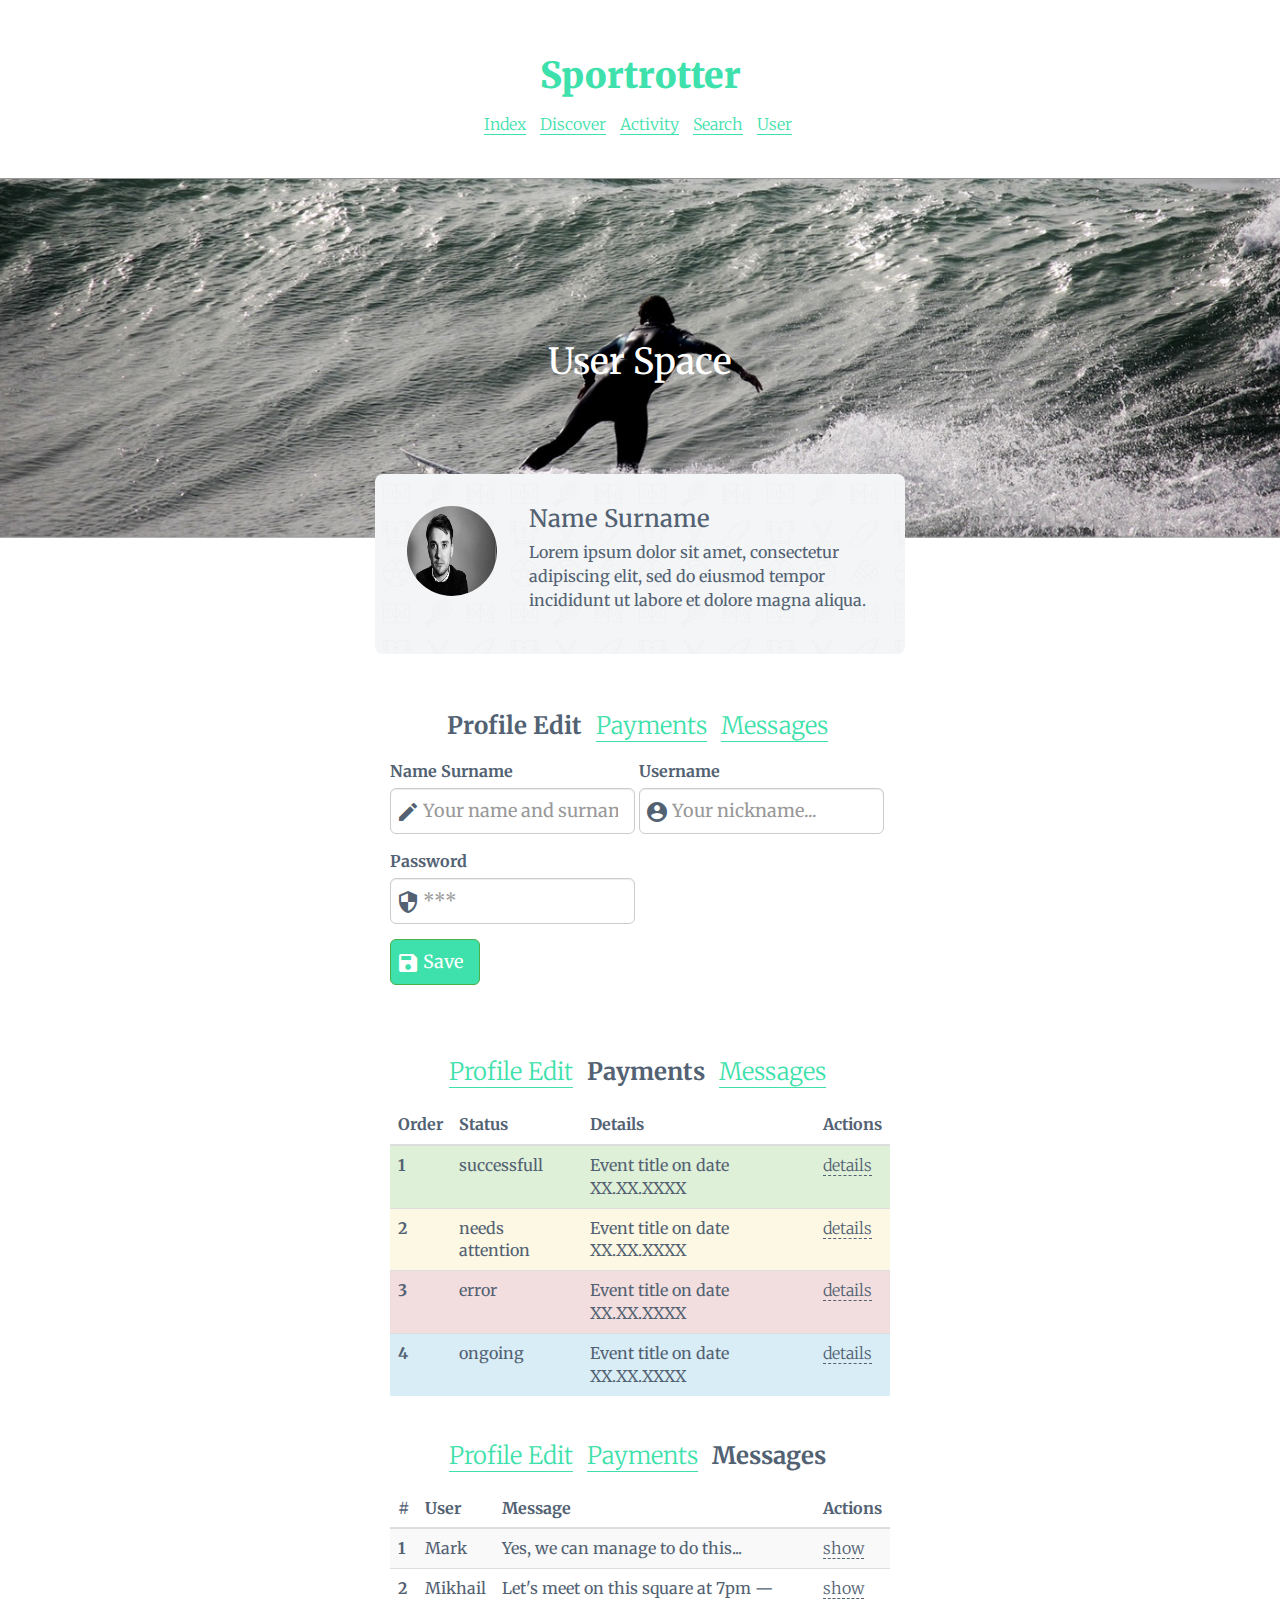
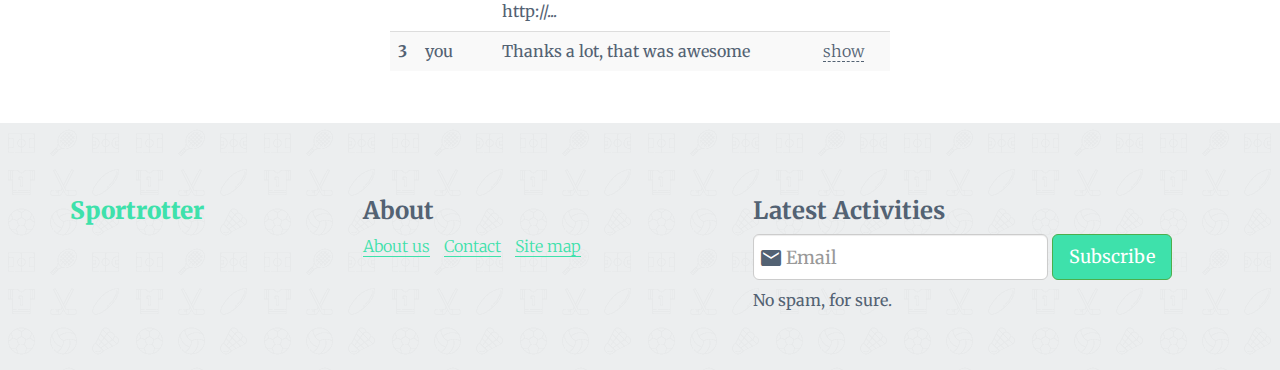
<file: user.html>
<!DOCTYPE html>
<html lang="en">
<head>
    <meta charset="UTF-8">
    <meta name="viewport" content="width=device-width, initial-scale=1.0">
    <meta http-equiv="X-UA-Compatible" content="ie=edge">
    <title>User</title>
    <link rel="stylesheet" href="./production/css/base.css">
    <link rel="stylesheet" href="./production/css/index.css">
    <link rel="stylesheet" href="./production/css/search.css">
    <link rel="stylesheet" href="./production/css/discover.css">
    <link rel="stylesheet" href="./production/css/activity.css">
    <link rel="stylesheet" href="./production/css/user.css">
</head>
<body>
    <nav class="container-fluid header">
        <h1><a class="sportrotter" href="index.html">Sportrotter</a></h1>
        <ul class="list-inline">
          <li><a href="index.html">Index</a></li>
            <li><a href="discover.html">Discover</a></li>
            <li ><a href="activity.html">Activity</a></li>
            <li ><a href="search.html">Search</a></li>
            <li ><a href="user.html">User</a></li>
        </ul>
    </nav>
    <div class="hero hero--user center-block" style="background:url('source/images/userspace.png') center no-repeat; background-size:cover;">
      <div class="hero-content">
        <h1>User Space</h1>
      </div>
    </div>
    <div class="container-fluid center-block pull-top container560">
        <div class="row">
            <div class="col-xs-12">
                <div class="round-card">
                    <div class="avatar pull-left">
                        <img class="profile-logo" alt="logo" src="./production/images/man.jpg" style="center">
                    </div>
                    <div class="about-org">
                        <h3>Name Surname</h3>
                        <p>Lorem ipsum dolor sit amet, consectetur adipiscing elit, sed do eiusmod tempor incididunt ut labore et dolore magna aliqua.</p>
                    </div>
                    <div class="clearfix"></div>
                </div>
            </div>
        </div>
        <div class="row">
            <div class="col-xs-12">
                <ul class="list-inline text-center">
                  <li class="active"><h2>Profile Edit</h2></li>
                  <li><h2><a href="#">Payments</a></h2></li>
                  <li><h2><a href="#">Messages</a></h2></li>
                </ul>
                <div class="container-fluid center-block container560">
                    <form action="#" method="post" class="controls-inline">
                        <div class="form-group">
                          <label for="name">Name Surname</label>
                          <input type="text" class="form-control input-withicon input-lg" id="name" placeholder="Your name and surname...">
                          <span class="material-icons input-icon">mode_edit</span>
                        </div>
                        <div class="form-group">
                          <label for="username">Username</label>
                          <input type="text" class="form-control input-withicon input-lg" id="username" placeholder="Your nickname...">
                          <span class="material-icons input-icon">account_circle</span>
                        </div>
                        <div class="form-group">
                          <label for="password">Password</label>
                          <input type="password" class="form-control input-withicon input-lg" id="password" placeholder="***">
                          <span class="material-icons input-icon">security</span>
                        </div>
                        <div class="form-group form-group-makeinline">
                            <button type="button" class="btn btn-success input-withicon btn-lg">Save</button>
                            <span class="material-icons input-icon" style="color: #fff">save</span>
                        </div>
                    </form>
                </div>
            </div>
        </div>
        <div class="row">
            <div class="col-xs-12">
                <ul class="list-inline text-center">
                  <li><h2><a href="#">Profile Edit</a></h2></li>
                  <li class="active"><h2>Payments</h2></li>
                  <li><h2><a href="#">Messages</a></h2></li>
                </ul>
                <div class="container-fluid center-block container560">
                    <table class="table">
                        <thead>
                            <tr>
                                <th>Order</th>
                                <th>Status</th>
                                <th>Details</th>
                                <th>Actions</th>
                            </tr>
                        </thead>
                        <tbody>
                            <tr class="success">
                                <th scope="row">1</th>
                                <td>successfull</td>
                                <td>Event title on date XX.XX.XXXX</td>
                                <td><a href="#" class="read-more">details</a></td>
                            </tr>
                            <tr class="warning">
                                <th scope="row">2</th>
                                <td>needs attention</td>
                                <td>Event title on date XX.XX.XXXX</td>
                                <td><a href="#" class="read-more">details</a></td>
                            </tr>
                            <tr class="danger">
                                <th scope="row">3</th>
                                <td>error</td>
                                <td>Event title on date XX.XX.XXXX</td>
                                <td><a href="#" class="read-more">details</a></td>
                            </tr>
                            <tr class="info">
                                <th scope="row">4</th>
                                <td>ongoing</td>
                                <td>Event title on date XX.XX.XXXX</td>
                                <td><a href="#" class="read-more">details</a></td>
                            </tr>
                        </tbody>
                    </table>
                </div>
            </div>
        </div>
        <div class="row">
            <div class="col-xs-12">
                <ul class="list-inline text-center">
                  <li><h2><a href="#">Profile Edit</a></h2></li>
                  <li><h2><a href="#">Payments</a></h2></li>
                  <li class="active"><h2>Messages</h2></li>
                </ul>
                <div class="container-fluid center-block container560">
                    <table class="table table-striped">
                        <thead>
                            <tr>
                                <th>#</th>
                                <th>User</th>
                                <th>Message</th>
                                <th>Actions</th>
                            </tr>
                        </thead>
                        <tbody>
                            <tr>
                                <th scope="row">1</th>
                                <td>Mark</td>
                                <td>Yes, we can manage to do this...</td>
                                <td><a href="#" class="read-more">show</a></td>
                            </tr>
                            <tr>
                                <th scope="row">2</th>
                                <td>Mikhail</td>
                                <td>Let's meet on this square at 7pm — http://...</td>
                                <td><a href="#" class="read-more">show</a></td>
                            </tr>
                            <tr>
                                <th scope="row">3</th>
                                <td>you</td>
                                <td>Thanks a lot, that was awesome</td>
                                <td><a href="#" class="read-more">show</a></td>
                            </tr>
                        </tbody>
                    </table>
                </div>
            </div>
        </div>
    </div>
    <div class="footer">
        <div class="container center-block">
            <div class="row">
                <div class="col-sm-3">
                    <h2 class="sportrotter">Sportrotter</h2>
                </div>
                <div class="col-sm-4">
                    <h2>About</h2>
                    <ul class="list-inline">
                        <li><a href="#">About us</a></li>
                        <li><a href="#">Contact</a></li>
                        <li><a href="#">Site map</a></li>
                    </ul>
                </div>
                <div class="col-sm-5">
                    <h2>Latest Activities</h2>
                    <form class="form-inline">
                        <div class="form-group">
                            <label for="email-subscribe" class="sr-only">Email</label>
                            <input type="email" class="form-control input-withicon input-lg" id="email-subscribe" placeholder="Email">
                            <span class="material-icons input-icon">email</span>
                        </div>
                        <button type="submit" class="btn btn-success btn-lg">Subscribe</button>
                    </form>
                    <p>No spam, for sure.</p>
                </div>
            </div>
        </div>
    </div>
</body>
    <!-- jQuery CDN -->
    <script src="./production/js/jquery.min.js"></script>
    <!-- Bootstrap Js CDN -->
    <script src="./production/js/bootstrap.min.js"></script>
</html>
</file>
<file: production/css/index.css>
@import url(base.css);.hero{text-align:center;display:table;overflow:hidden;height:600px;width:100%;background:url(../images/hero-back.png) center no-repeat;background-size:cover}h1{color:#fff;margin-bottom:16px}.hero-content{display:table-cell;vertical-align:middle}.hero-content h2{margin-top:16px;font-weight:300;color:#fff;font-size:24px}.middle{text-align:center}.middle2{max-width:1440px}.middle-text{margin-top:96px;margin-bottom:16px;font-size:36px;font-weight:700;color:#eb6996}.middle-text-2{margin-top:16px;margin-bottom:36px;font-size:24px;font-weight:300}.card{height:334px;position:relative;padding-left:0;padding-right:0}.cardshadow{position:absolute;height:100%;width:100%;display:block;z-index:1;background-image:linear-gradient(-180deg,rgba(0,0,0,.54) 0,rgba(212,212,212,0) 37%,rgba(128,128,128,.25) 65%,rgba(0,0,0,.5) 96%)}.spanlink{top:0;left:0;position:absolute;height:100%;width:100%;display:block;z-index:3}.cardname{position:absolute;bottom:41px;left:32px;opacity:.9;font-size:22px;color:#fff;margin:0;z-index:2}.carddate{position:absolute;top:41px;right:35px;opacity:.9;font-size:22px;color:#fff;margin:0;z-index:2}.card .avatar{position:absolute;top:32px;left:32px}.avatar{width:90px;height:90px;position:relative}.profile-logo{width:90px;height:90px;border-radius:45px;display:inline-block}.profile-text{background-color:#e1723e;padding:5px 11px;color:#fff;bottom:0;width:90px;text-align:center;border-radius:8px;display:inline-block;position:relative;bottom:16px}.logo-text{font-size:24px;font-weight:300;text-align:left;color:#536273;margin-top:24px;display:inline-block}.middle3{text-align:center;margin-top:40px}.btn-pink{background-color:#eb6996;font-size:21px;font-weight:700;line-height:1;color:#fff;border-radius:7px;padding:16px 14px;text-align:left}.btn-pink:hover{background-color:#3ee1ab}.btn-green{background-color:#3ee1ab;font-size:21px;font-weight:700;line-height:1;color:#fff;border-radius:7px;padding:16px 14px;text-align:left}.btn-success{background-color:#3ee1ab}.btn-green:hover,.btn-success:hover{background-color:#eb6996}.middle5{text-align:center;margin-top:40px;margin-bottom:96px}.btn-withicon .material-icons{position:relative;bottom:-5px;margin-left:8px}.pics{text-align:center}.pics>div{position:relative}#activity{width:160px;max-width:400px;vertical-align:middle}#date{width:150px;max-width:400px;vertical-align:middle}#research{height:29px;width:24px;vertical-align:middle}@media (max-width:768px){.form-group-makeinline{display:inline-block}.pics div{margin-bottom:48px}}
</file>
<file: production/css/search.css>
.read-more{font-size:16px;color:#536273;border-bottom:1px dashed #536273}.read-more:focus{border-bottom:1px dashed #536273;text-decoration:none}.left-side{padding:32px}.map{margin-bottom:-6px}.controls-inline{margin-bottom:32px}.controls-inline .form-group{display:inline-block;width:49%}.controls-inline .form-group:last-child{width:100%}.hidden-custom{display:none}@media (max-width:768px){.controls-inline .form-group{display:block;width:100%}}
</file>
<file: production/css/discover.css>
.content1440 .hero{max-height:360px}
</file>
<file: production/css/activity.css>
.pull-top{margin-top:-64px;margin-bottom:32px}.round-card{padding:32px;border-radius:8px;background-color:#fff;background-image:url(../images/pattern.png);margin-bottom:32px}.round-card h3{margin-top:0}.round-card .controls-inline{margin-bottom:0}.inline-block{display:inline-block}.about-org{padding-left:122px}.activity-description{margin-bottom:48px}.booking-price{display:inline-block;margin-left:16px;font-size:24px}.ratings{margin-top:32px}.ratings p{margin-top:16px}.comments{margin-top:24px}.commentbody-rating-date{padding:16px 0 16px 124px}.rating-date{text-align:right}.commentmeta{padding:0 8px}.commentmeta .material-icons{position:relative;bottom:-6px;padding-right:4px}
</file>
<file: production/css/user.css>
.container960{max-width:960px}.hero--user{max-height:360px}.container560{max-width:560px}
</file>
<file: production/css/base.css>
@import url(bootstrap.min.css);@import url(https://fonts.googleapis.com/css?family=Merriweather:300,400,700,900);@import url(https://fonts.googleapis.com/icon?family=Material+Icons);body{font-family:Merriweather,serif;color:#536273;font-size:16px;line-height:24px;font-weight:400}.h1,.h2,.h3,h1,h2,h3{margin-top:24px;margin-bottom:8px}h2{font-size:24px;color:#536273;line-height:31px;font-weight:700}a{font-weight:300;color:#3ee1ab;line-height:23px;border-bottom:1px solid #3ee1ab;cursor:pointer}a:hover{text-decoration:none;color:#eb6996}.sportrotter{color:#3ee1ab;font-weight:900}.input-icon{position:absolute;bottom:10px;left:6px}.input-withicon{padding-left:32px}.form-inline{margin-bottom:8px}.form-group{position:relative;border-bottom:0}.form-group label{display:block}.header{text-align:center;margin:auto;font-weight:300;color:#3ee1ab;min-height:96px;padding:32px 0;background:#fff;box-shadow:0 2px 2px 0 rgba(0,0,0,.2)}.header h2{margin-top:0}.header .sportrotter{border-bottom:0}.header .container{max-width:1440px}.list-inline{margin-left:0}.list-inline>.active a{font-weight:700}.list-inline>li:first-child{padding-left:0}.footer{width:100%;padding:48px 0;background-color:rgba(212,216,220,.5);background-image:url(../images/pattern.png)}.footer .container{max-width:1440px}.pl32{padding-left:32px}.container1440{max-width:1440px}.cards .row>div:first-child{padding-left:0}.cards .row>div:last-child{padding-right:0}.cards .row{margin-bottom:30px}@media (max-width:768px){.cards .row>div{padding:0;margin-bottom:32px}.pl32{padding-left:0}}.header .container-fluid{padding:0 32px}
</file>
